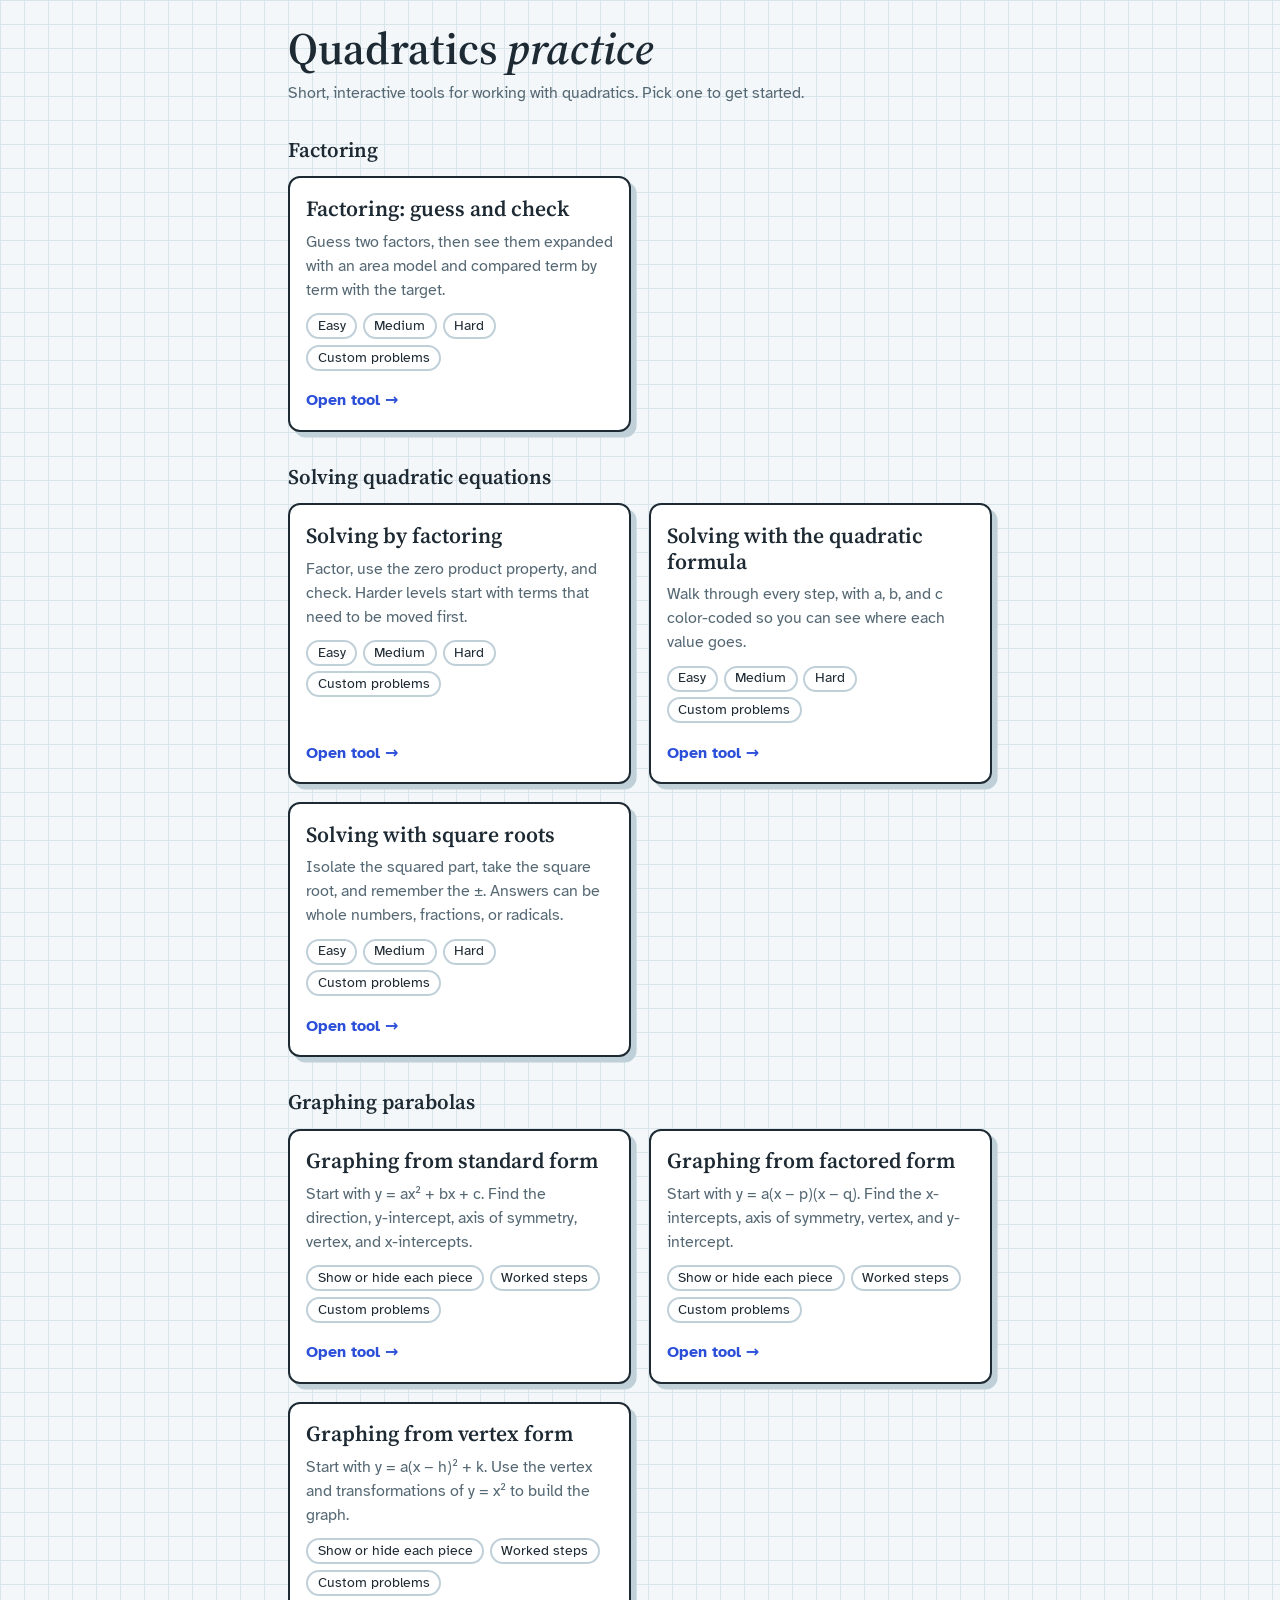
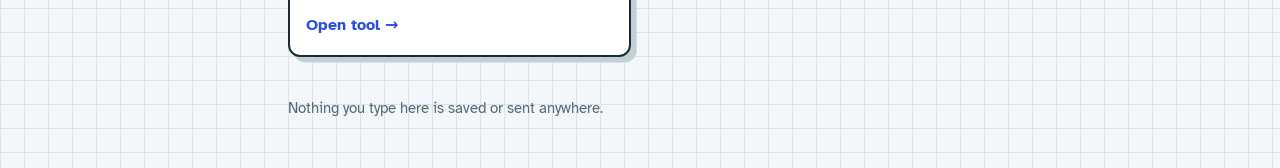
<file: index.html>
<!DOCTYPE html>
<html lang="en">
<head>
<meta charset="utf-8">
<meta name="viewport" content="width=device-width, initial-scale=1, viewport-fit=cover">
<title>Quadratics practice tools</title>
<link rel="preconnect" href="https://fonts.googleapis.com">
<link rel="preconnect" href="https://fonts.gstatic.com" crossorigin>
<link href="https://fonts.googleapis.com/css2?family=Atkinson+Hyperlegible:wght@400;700&family=Source+Serif+4:ital,opsz,wght@0,8..60,400;0,8..60,600;1,8..60,400&display=swap" rel="stylesheet">
<style>
:root{
  --paper:#F3F7F9; --grid:#D9E5EB; --card:#FFFFFF; --ink:#1E2A33; --muted:#556873;
  --line:#BFD0D9; --accent:#2B4FD8; --on-accent:#FFFFFF;
  --sans:"Atkinson Hyperlegible", system-ui, -apple-system, "Segoe UI", sans-serif;
  --serif:"Source Serif 4", "Iowan Old Style", Georgia, serif;
  box-sizing:border-box;
  padding-top:env(safe-area-inset-top,0px);
  padding-bottom:env(safe-area-inset-bottom,0px);
  color-scheme:light;
}
@media (prefers-color-scheme: dark){
  :root:not([data-theme="light"]){
    --paper:#121A20; --grid:#1D2A33; --card:#19232A; --ink:#E7EFF3; --muted:#9DAEB9;
    --line:#33444F; --accent:#8FA8FF; --on-accent:#0E1630; color-scheme:dark;
  }
}
:root[data-theme="dark"]{
  --paper:#121A20; --grid:#1D2A33; --card:#19232A; --ink:#E7EFF3; --muted:#9DAEB9;
  --line:#33444F; --accent:#8FA8FF; --on-accent:#0E1630; color-scheme:dark;
}
html{scroll-padding-top:env(safe-area-inset-top,0px);}
*,*::before,*::after{box-sizing:inherit;}
body{
  margin:0; min-height:100vh; background-color:var(--paper);
  background-image:linear-gradient(var(--grid) 1px, transparent 1px), linear-gradient(90deg, var(--grid) 1px, transparent 1px);
  background-size:1.5rem 1.5rem; color:var(--ink); font-family:var(--sans); font-size:1rem; line-height:1.5;
}
.wrap{max-width:46rem; margin:0 auto; padding:1.5rem 1rem 3rem;}
h1{font-family:var(--serif); font-weight:600; font-size:clamp(1.9rem,7vw,2.8rem); line-height:1.1; margin:0 0 .5rem;}
h1 i{font-style:italic;}
.lede{margin:0 0 1.5rem; color:var(--muted); max-width:34rem;}
.grid{display:grid; grid-template-columns:repeat(auto-fill,minmax(15rem,1fr)); gap:1.1rem;}
.card{
  display:flex; flex-direction:column; gap:.5rem; text-decoration:none; color:var(--ink);
  background:var(--card); border:2px solid var(--ink); border-radius:.75rem; padding:1.1rem 1rem;
  box-shadow:.35rem .35rem 0 var(--line);
}
.card:hover{box-shadow:.35rem .35rem 0 var(--accent);}
.card:focus-visible{outline:3px solid var(--accent); outline-offset:4px;}
.card h3{font-family:var(--serif); font-weight:600; font-size:1.35rem; line-height:1.2; margin:0;}
.card p{margin:0; color:var(--muted);}
.tags{display:flex; flex-wrap:wrap; gap:.35rem; margin:.2rem 0;}
.tags span{font-size:.85rem; border:2px solid var(--line); border-radius:2rem; padding:.05rem .6rem;}
.go{margin-top:auto; padding-top:.4rem; font-weight:700; color:var(--accent);}
h2.group{font-family:var(--serif); font-weight:600; font-size:1.3rem; margin:1.8rem 0 .7rem;}
footer{margin-top:2.5rem; color:var(--muted); font-size:.95rem;}
</style>
</head>
<body>
<main class="wrap">
  <h1>Quadratics <i>practice</i></h1>
  <p class="lede">Short, interactive tools for working with quadratics. Pick one to get started.</p>

  <h2 class="group">Factoring</h2>
  <div class="grid">
    <a class="card" href="factoring/">
      <h3>Factoring: guess and check</h3>
      <p>Guess two factors, then see them expanded with an area model and compared term by term with the target.</p>
      <div class="tags"><span>Easy</span><span>Medium</span><span>Hard</span><span>Custom problems</span></div>
      <span class="go">Open tool →</span>
    </a>
  </div>

  <h2 class="group">Solving quadratic equations</h2>
  <div class="grid">
    <a class="card" href="solving-factoring/">
      <h3>Solving by factoring</h3>
      <p>Factor, use the zero product property, and check. Harder levels start with terms that need to be moved first.</p>
      <div class="tags"><span>Easy</span><span>Medium</span><span>Hard</span><span>Custom problems</span></div>
      <span class="go">Open tool →</span>
    </a>
    <a class="card" href="solving-quadratic-formula/">
      <h3>Solving with the quadratic formula</h3>
      <p>Walk through every step, with a, b, and c color-coded so you can see where each value goes.</p>
      <div class="tags"><span>Easy</span><span>Medium</span><span>Hard</span><span>Custom problems</span></div>
      <span class="go">Open tool →</span>
    </a>
    <a class="card" href="solving-square-roots/">
      <h3>Solving with square roots</h3>
      <p>Isolate the squared part, take the square root, and remember the ±. Answers can be whole numbers, fractions, or radicals.</p>
      <div class="tags"><span>Easy</span><span>Medium</span><span>Hard</span><span>Custom problems</span></div>
      <span class="go">Open tool →</span>
    </a>
  </div>

  <h2 class="group">Graphing parabolas</h2>
  <div class="grid">
    <a class="card" href="graphing-standard/">
      <h3>Graphing from standard form</h3>
      <p>Start with y = ax² + bx + c. Find the direction, y-intercept, axis of symmetry, vertex, and x-intercepts.</p>
      <div class="tags"><span>Show or hide each piece</span><span>Worked steps</span><span>Custom problems</span></div>
      <span class="go">Open tool →</span>
    </a>
    <a class="card" href="graphing-factored/">
      <h3>Graphing from factored form</h3>
      <p>Start with y = a(x − p)(x − q). Find the x-intercepts, axis of symmetry, vertex, and y-intercept.</p>
      <div class="tags"><span>Show or hide each piece</span><span>Worked steps</span><span>Custom problems</span></div>
      <span class="go">Open tool →</span>
    </a>
    <a class="card" href="graphing-vertex/">
      <h3>Graphing from vertex form</h3>
      <p>Start with y = a(x − h)² + k. Use the vertex and transformations of y = x² to build the graph.</p>
      <div class="tags"><span>Show or hide each piece</span><span>Worked steps</span><span>Custom problems</span></div>
      <span class="go">Open tool →</span>
    </a>

    <!-- To add a tool: copy one of the <a class="card"> blocks above, change the href
         to the new tool's folder (for example "completing-the-square/"), and edit the text. -->
  </div>

  <footer>Nothing you type here is saved or sent anywhere.</footer>
</main>
</body>
</html>
</file>
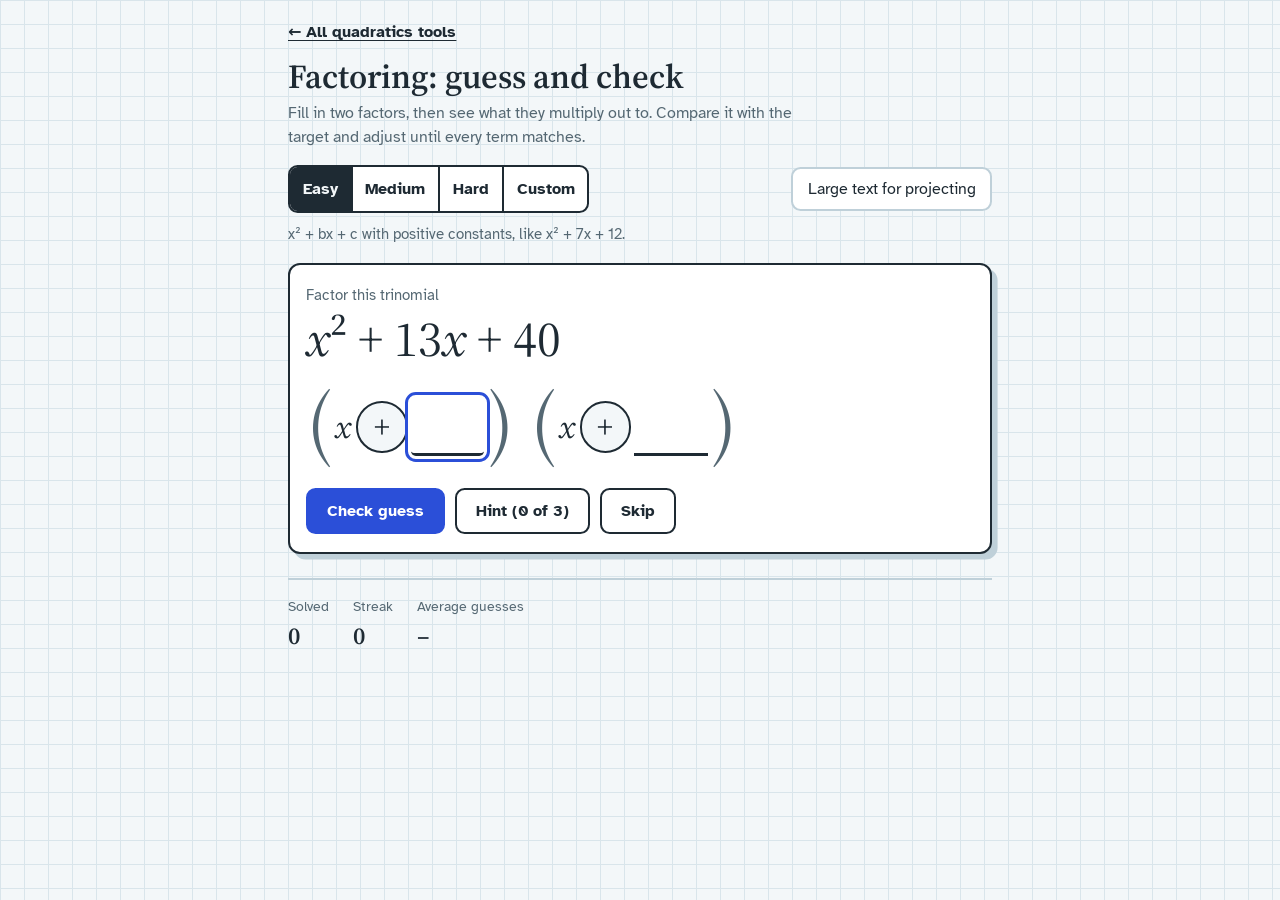
<file: factoring/index.html>
<!DOCTYPE html>
<html lang="en">
<head>
<meta charset="utf-8">
<meta name="viewport" content="width=device-width, initial-scale=1, viewport-fit=cover">
<title>Factoring: guess and check</title>
<link rel="preconnect" href="https://fonts.googleapis.com">
<link rel="preconnect" href="https://fonts.gstatic.com" crossorigin>
<link href="https://fonts.googleapis.com/css2?family=Atkinson+Hyperlegible:wght@400;700&family=Source+Serif+4:ital,opsz,wght@0,8..60,400;0,8..60,600;1,8..60,400;1,8..60,600&display=swap" rel="stylesheet">
<style>
:root{
  --paper:#F3F7F9; --grid:#D9E5EB; --card:#FFFFFF; --ink:#1E2A33; --muted:#556873;
  --line:#BFD0D9; --accent:#2B4FD8; --on-accent:#FFFFFF;
  --ok:#17703F; --ok-bg:#DCF1E4; --bad:#A63A25; --bad-bg:#FBE5DF;
  --sans:"Atkinson Hyperlegible", system-ui, -apple-system, "Segoe UI", sans-serif;
  --serif:"Source Serif 4", "Iowan Old Style", Georgia, serif;
  box-sizing:border-box;
  padding-top:env(safe-area-inset-top,0px);
  padding-bottom:env(safe-area-inset-bottom,0px);
  color-scheme:light;
}
@media (prefers-color-scheme: dark){
  :root:not([data-theme="light"]){
    --paper:#121A20; --grid:#1D2A33; --card:#19232A; --ink:#E7EFF3; --muted:#9DAEB9;
    --line:#33444F; --accent:#8FA8FF; --on-accent:#0E1630;
    --ok:#74D79F; --ok-bg:#16382A; --bad:#FF9E88; --bad-bg:#40221C;
    color-scheme:dark;
  }
}
:root[data-theme="dark"]{
  --paper:#121A20; --grid:#1D2A33; --card:#19232A; --ink:#E7EFF3; --muted:#9DAEB9;
  --line:#33444F; --accent:#8FA8FF; --on-accent:#0E1630;
  --ok:#74D79F; --ok-bg:#16382A; --bad:#FF9E88; --bad-bg:#40221C;
  color-scheme:dark;
}
html{scroll-padding-top:env(safe-area-inset-top,0px);}
html.big{font-size:125%;}
*,*::before,*::after{box-sizing:inherit;}
body{
  margin:0; min-height:100vh;
  background-color:var(--paper);
  background-image:
    linear-gradient(var(--grid) 1px, transparent 1px),
    linear-gradient(90deg, var(--grid) 1px, transparent 1px);
  background-size:1.5rem 1.5rem;
  color:var(--ink); font-family:var(--sans); font-size:1rem; line-height:1.5;
}
.wrap{max-width:46rem; margin:0 auto; padding:1.25rem 1rem 3rem;}
h1{font-family:var(--serif); font-weight:600; font-size:clamp(1.6rem,5.5vw,2.1rem); line-height:1.15; margin:0 0 .35rem;}
.lede{margin:0 0 1rem; color:var(--muted); max-width:34rem;}
.bar{display:flex; flex-wrap:wrap; gap:.6rem; align-items:center; justify-content:space-between;}
.levels{display:inline-flex; border:2px solid var(--ink); border-radius:.6rem; overflow:hidden; background:var(--card);}
.levels button{
  font:inherit; font-weight:700; background:transparent; color:var(--ink); border:0; padding:.55rem .8rem; min-height:2.75rem; cursor:pointer;
}
.levels button + button{border-left:2px solid var(--ink);}
.levels button[aria-pressed="true"]{background:var(--ink); color:var(--paper);}
.ghost{
  font:inherit; background:var(--card); color:var(--ink); border:2px solid var(--line); border-radius:.6rem;
  padding:.5rem .9rem; min-height:2.75rem; cursor:pointer;
}
.ghost[aria-pressed="true"]{border-color:var(--ink); font-weight:700;}
.note{margin:.6rem 0 0; color:var(--muted); font-size:.95rem;}

.sheet{
  margin-top:1.1rem; background:var(--card); border:2px solid var(--ink); border-radius:.75rem;
  padding:1.2rem 1rem 1.1rem; box-shadow:.35rem .35rem 0 var(--line);
}
.label{margin:0; color:var(--muted); font-size:.95rem;}
.problem{
  font-family:var(--serif); font-size:clamp(2rem,9vw,3.1rem); line-height:1.2; margin:.2rem 0 1rem; overflow-wrap:anywhere;
}
.problem i, .poly i, .fac i{font-style:italic;}
.answer{display:flex; flex-wrap:wrap; gap:.5rem 1rem; align-items:center; font-family:var(--serif); font-size:clamp(1.5rem,6.5vw,2rem);}
.fac{display:inline-flex; align-items:center; gap:.2rem; flex-wrap:nowrap;}
.paren{font-size:2.6em; font-weight:400; line-height:1; transform:translateY(-.06em); color:var(--muted);}
.fac .x{font-style:italic; padding-right:.1rem;}
input.num{
  font-family:var(--serif); font-size:1em; text-align:center; width:2.3em; height:1.8em;
  border:0; border-bottom:3px solid var(--ink); border-radius:0; background:transparent; color:var(--ink); padding:0;
}
input.num:focus-visible, button:focus-visible{outline:3px solid var(--accent); outline-offset:3px; border-radius:.3rem;}
button.sign, button.csign{
  font-family:var(--serif); font-size:.95em; width:1.7em; height:1.7em; border-radius:50%;
  border:2px solid var(--ink); background:var(--paper); color:var(--ink); cursor:pointer; padding:0; line-height:1;
}
.actions{display:flex; flex-wrap:wrap; gap:.6rem; margin-top:1.2rem;}
.btn{
  font:inherit; font-weight:700; border-radius:.6rem; min-height:2.9rem; padding:.55rem 1.2rem; cursor:pointer;
  border:2px solid var(--ink); background:var(--card); color:var(--ink);
}
.btn.primary{background:var(--accent); color:var(--on-accent); border-color:var(--accent);}
.btn[disabled]{opacity:.45; cursor:not-allowed;}

.back{display:inline-block; margin:0 0 .8rem; color:var(--ink); font-weight:700; text-underline-offset:.2em;}
.back:focus-visible{outline:3px solid var(--accent); outline-offset:3px; border-radius:.3rem;}
#feedback{margin-top:1rem;}
.steps{margin:.7rem 0 0; padding:.6rem .8rem; border-left:4px solid var(--accent); background:var(--paper); border-radius:0 .4rem .4rem 0;}
.steps p{margin:.25rem 0;}
.steps .sub{color:var(--muted); font-size:.95rem;}
.like{box-shadow:inset 0 -3px 0 var(--accent);}
.area{display:grid; grid-template-columns:repeat(3,minmax(3rem,5.5rem)); gap:.3rem; font-family:var(--serif); font-size:1.2rem; text-align:center; margin:.6rem 0; width:max-content; max-width:100%;}
.area .hd{align-self:center; color:var(--muted);}
.area .c{border:2px solid var(--ink); border-radius:.3rem; padding:.55rem .25rem; background:var(--card);}
.area .c.like{box-shadow:inset 0 0 0 3px var(--accent);}
.levels{max-width:100%; overflow-x:auto;}
.problem .sub{font-family:var(--sans); font-size:1.1rem; color:var(--muted);}
.custom{margin-top:1rem;}
.custom .sub{color:var(--muted); font-size:.95rem; margin:.2rem 0;}
.centry{display:flex; flex-wrap:wrap; align-items:center; gap:.3rem .4rem; font-family:var(--serif); font-size:clamp(1.4rem,6vw,1.9rem); margin:.6rem 0;}
.centry input.num{width:2.6em;}
input.num::placeholder{color:var(--muted); opacity:.7;}
.panel{background:var(--card); border:2px solid var(--line); border-radius:.75rem; padding:1rem;}
.panel.good{border-color:var(--ok); background:var(--ok-bg);}
.panel h2{font-size:1.05rem; margin:0 0 .5rem; font-family:var(--sans);}
.poly{font-family:var(--serif); font-size:1.25em;}
.msg{margin:.5rem 0 0;}
.table{display:grid; grid-template-columns:1.2fr 1fr 1fr 2.4rem; gap:.35rem .6rem; align-items:center; margin:.7rem 0 .3rem; max-width:26rem;}
.table .th{font-size:.9rem; color:var(--muted);}
.table .cell{font-family:var(--serif); font-size:1.15rem; padding:.2rem .5rem; border-radius:.4rem;}
.table .name{font-family:var(--sans); font-size:1rem; padding-left:0;}
.cell.ok{background:var(--ok-bg); color:var(--ok);}
.cell.bad{background:var(--bad-bg); color:var(--bad);}
.panel.good .cell.ok{background:var(--card);}
.mark{font-weight:700; font-size:1.2rem;}
.mark.ok{color:var(--ok);} .mark.bad{color:var(--bad);}
.sr{position:absolute; width:1px; height:1px; overflow:hidden; clip:rect(0 0 0 0); white-space:nowrap;}

#hints ul{margin:.5rem 0 0; padding-left:1.2rem;}
#hints li{margin:.35rem 0;}
#hints{margin-top:1rem;}
#log{margin-top:1rem;}
#log h2{font-size:1.05rem; margin:0 0 .4rem;}
#log ol{margin:0; padding-left:2rem;}
#log li{font-family:var(--serif); font-size:1.15rem; margin:.25rem 0; overflow-wrap:anywhere;}
#log li .mark{font-family:var(--sans); font-size:1rem; margin-left:.4rem;}
.stats{display:flex; flex-wrap:wrap; gap:.5rem 1.5rem; margin:1.5rem 0 0; padding-top:1rem; border-top:2px solid var(--line);}
.stats div{display:flex; flex-direction:column;}
.stats dt{font-size:.9rem; color:var(--muted);}
.stats dd{margin:0; font-family:var(--serif); font-size:1.5rem; font-weight:600;}
@media (max-width:26rem){
  .paren{font-size:2.2em;}
  .answer{gap:.4rem .6rem;}
}
@media (prefers-reduced-motion: reduce){*{transition:none !important; animation:none !important;}}
</style>
</head>
<body>
<main class="wrap">
  <a class="back" href="../">← All quadratics tools</a>
  <header>
    <h1>Factoring: guess and check</h1>
    <p class="lede">Fill in two factors, then see what they multiply out to. Compare it with the target and adjust until every term matches.</p>
    <div class="bar">
      <div class="levels" role="group" aria-label="Difficulty">
        <button type="button" data-level="easy" aria-pressed="true">Easy</button>
        <button type="button" data-level="medium" aria-pressed="false">Medium</button>
        <button type="button" data-level="hard" aria-pressed="false">Hard</button>
        <button type="button" data-level="custom" aria-pressed="false">Custom</button>
      </div>
      <button type="button" class="ghost" id="big" aria-pressed="false">Large text for projecting</button>
    </div>
    <p class="note" id="levelNote"></p>
  </header>

  <section class="panel custom" id="customPanel" hidden>
    <h2>Check a homework problem</h2>
    <p class="sub">Type the trinomial from your homework. Leave a box blank for 1, and type 0 for a missing <i>x</i> term, like in <i>x</i>² − 9.</p>
    <div class="centry">
      <button type="button" class="csign" id="csa" data-k="0" aria-label="Sign of the x squared term: plus. Tap to switch.">+</button>
      <input class="num cin" id="ca" inputmode="numeric" maxlength="3" placeholder="1" autocomplete="off" aria-label="Coefficient of x squared">
      <span><i>x</i>²</span>
      <button type="button" class="csign" id="csb" data-k="1" aria-label="Sign of the x term: plus. Tap to switch.">+</button>
      <input class="num cin" id="cb" inputmode="numeric" maxlength="3" placeholder="1" autocomplete="off" aria-label="Coefficient of x">
      <span><i>x</i></span>
      <button type="button" class="csign" id="csc" data-k="2" aria-label="Sign of the constant: plus. Tap to switch.">+</button>
      <input class="num cin" id="cc" inputmode="numeric" maxlength="3" placeholder="c" autocomplete="off" aria-label="Constant">
    </div>
    <div class="actions" style="margin-top:.4rem"><button type="button" class="btn primary" id="cgo">Use this problem</button></div>
    <div id="cmsg" aria-live="polite"></div>
  </section>

  <section class="sheet" aria-labelledby="probLabel">
    <p class="label" id="probLabel">Factor this trinomial</p>
    <p class="problem" id="problem"></p>
    <div class="answer" id="answerRow"></div>
    <div class="actions" id="actions"></div>
  </section>

  <section id="feedback" aria-live="polite"></section>
  <section id="hints"></section>
  <section id="log"></section>

  <dl class="stats" id="stats"></dl>
</main>

<script>
(function(){
  var NOTES = {
    easy: "x² + bx + c with positive constants, like x² + 7x + 12.",
    medium: "x² + bx + c where the constants can be negative, like x² − 2x − 15.",
    hard: "ax² + bx + c with a greater than 1, like 2x² + 7x + 3.",
    custom: "Type in a trinomial from your homework, then factor it and check your answer."
  };
  var state = {level:"easy", prob:null, guesses:[], hints:0, done:false, revealed:false, signs:[1,1], stats:{solved:0, streak:0, tries:0}, lastKey:""};

  function $(s){ return document.querySelector(s); }
  function rnd(a,b){ return Math.floor(Math.random()*(b-a+1))+a; }
  function gcd(a,b){ return b ? gcd(b, a % b) : Math.abs(a); }
  function nz(a,b){ var v=0; while(v===0) v=rnd(a,b); return v; }
  function num(n){ return (n<0 ? "−" : "") + Math.abs(n); }

  function genProblem(level){
    var p,q,r,s,key;
    do {
      if(level==="easy"){ p=1; r=1; q=rnd(1,9); s=rnd(1,9); }
      else if(level==="medium"){ p=1; r=1; q=nz(-9,9); s=nz(-9,9); }
      else {
        p=rnd(1,4); r=rnd(1,4); q=nz(-8,8); s=nz(-8,8);
        if(p*r<2 || gcd(p,Math.abs(q))!==1 || gcd(r,Math.abs(s))!==1){ key=""; continue; }
      }
      key=[Math.min(q,s),Math.max(q,s),p,r].join(",");
    } while(!key || key===state.lastKey);
    state.lastKey=key;
    return {p:p,q:q,r:r,s:s,a:p*r,b:p*s+q*r,c:q*s};
  }

  function poly(a,b,c){
    var out="";
    function add(v,sym){
      if(v===0) return;
      var abs=Math.abs(v);
      var body=(sym && abs===1) ? sym : (abs + sym);
      if(!out){ out=(v<0?"−":"")+body; }
      else { out += (v<0 ? " − " : " + ") + body; }
    }
    add(a,"<i>x</i>²"); add(b,"<i>x</i>"); add(c,"");
    return out || "0";
  }
  function fac(p,q){
    var co = p===1 ? "" : p;
    if(q===0) return "(" + co + "<i>x</i>)";
    return "(" + co + "<i>x</i> " + (q<0?"−":"+") + " " + Math.abs(q) + ")";
  }
  function pairs(n){
    var out=[]; for(var i=1;i*i<=n;i++){ if(n%i===0) out.push(i+" × "+(n/i)); } return out;
  }

  function hintList(){
    var t=state.prob, out=[];
    if(t.c>0){
      out.push("The constant " + num(t.c) + " is positive, so the two constants in your factors have the same sign. The middle term is " + (t.b>0 ? "positive, so both are +." : "negative, so both are −."));
    } else {
      var extra = t.a===1 ? (t.b===0 ? " With no <i>x</i> term, the two constants are opposites." : " The constant with the larger size takes the sign of the middle term.") : "";
      out.push("The constant " + num(t.c) + " is negative, so the two constants have opposite signs: one +, one −." + extra);
    }
    if(t.a===1){
      out.push("The constants multiply to " + num(t.c) + ". Factor pairs of " + Math.abs(t.c) + ": " + pairs(Math.abs(t.c)).join(", ") + ". Which pair gives the middle term?");
    } else {
      out.push("The <i>x</i> coefficients multiply to " + t.a + " (" + pairs(t.a).join(", ") + "). The constants multiply to " + num(t.c) + " (factor pairs of " + Math.abs(t.c) + ": " + pairs(Math.abs(t.c)).join(", ") + "). Order matters, so try swapping which constant goes with which factor.");
    }
    out.push("One of the factors is <span class=\"poly\">" + fac(t.p,t.q) + "</span>.");
    return out;
  }

  function renderProblem(){
    var t=state.prob;
    $("#problem").innerHTML = t ? poly(t.a,t.b,t.c) : "<span class=\"sub\">Enter a trinomial above to begin.</span>";
    $("#levelNote").textContent = NOTES[state.level];
    document.querySelectorAll(".levels button").forEach(function(b){
      b.setAttribute("aria-pressed", String(b.dataset.level===state.level));
    });
    var hard = !!t && t.a>1;
    var html="";
    for(var i=0;t && i<2;i++){
      html += "<span class=\"fac\"><span class=\"paren\" aria-hidden=\"true\">(</span>" +
        (hard ? "<input class=\"num coef\" id=\"c"+i+"\" data-i=\""+i+"\" inputmode=\"numeric\" maxlength=\"1\" autocomplete=\"off\" aria-label=\"Coefficient of x in factor "+(i+1)+"\">" : "") +
        "<span class=\"x\">x</span>" +
        "<button type=\"button\" class=\"sign\" id=\"sg"+i+"\" data-i=\""+i+"\" aria-label=\"Sign in factor "+(i+1)+": plus. Tap to switch.\">+</button>" +
        "<input class=\"num const\" id=\"k"+i+"\" data-i=\""+i+"\" inputmode=\"numeric\" maxlength=\"2\" autocomplete=\"off\" aria-label=\"Constant in factor "+(i+1)+"\">" +
        "<span class=\"paren\" aria-hidden=\"true\">)</span></span>";
    }
    $("#answerRow").innerHTML = html;
    state.signs=[1,1];
  }

  function renderActions(){
    if(!state.prob){ $("#actions").innerHTML=""; return; }
    var a="";
    if(state.done || state.revealed){
      a += "<button type=\"button\" class=\"btn primary\" id=\"next\">" + (state.level==="custom" ? "Enter another problem" : "Next problem") + "</button>";
    } else {
      a += "<button type=\"button\" class=\"btn primary\" id=\"check\">Check guess</button>";
      a += "<button type=\"button\" class=\"btn\" id=\"hint\"" + (state.hints>=3 ? " disabled" : "") + ">Hint (" + state.hints + " of 3)</button>";
      if(state.hints>=3 || state.guesses.length>=6){
        a += "<button type=\"button\" class=\"btn\" id=\"reveal\">Show answer</button>";
      }
      if(state.level!=="custom") a += "<button type=\"button\" class=\"btn\" id=\"skip\">Skip</button>";
    }
    $("#actions").innerHTML = a;
  }

  function renderHints(){
    if(!state.hints || state.done || state.revealed){ $("#hints").innerHTML=""; return; }
    var list=hintList().slice(0,state.hints).map(function(h){ return "<li>"+h+"</li>"; }).join("");
    $("#hints").innerHTML = "<div class=\"panel\"><h2>Hints</h2><ul>"+list+"</ul></div>";
  }

  function renderLog(){
    var g=state.guesses;
    if(!g.length){ $("#log").innerHTML=""; return; }
    var shown=g.slice(-8).reverse();
    var items=shown.map(function(x){
      return "<li>" + fac(x.p,x.q) + fac(x.r,x.s) + " = " + poly(x.ga,x.gb,x.gc) +
        "<span class=\"mark " + (x.ok?"ok":"bad") + "\">" + (x.ok ? "✓<span class=\"sr\"> correct</span>" : "✗<span class=\"sr\"> not yet</span>") + "</span></li>";
    }).join("");
    $("#log").innerHTML = "<h2>Your guesses</h2><ol reversed start=\""+g.length+"\">"+items+"</ol>";
  }

  function renderStats(){
    var s=state.stats;
    var avg = s.solved ? (s.tries/s.solved).toFixed(1) : "–";
    $("#stats").innerHTML =
      "<div><dt>Solved</dt><dd>"+s.solved+"</dd></div>" +
      "<div><dt>Streak</dt><dd>"+s.streak+"</dd></div>" +
      "<div><dt>Average guesses</dt><dd>"+avg+"</dd></div>";
  }

  var csigns=[1,1,1];
  var CLABELS=['Sign of the x squared term','Sign of the x term','Sign of the constant'];
  function cmsg(html){ $('#cmsg').innerHTML = html ? '<div class="msg">'+html+'</div>' : ''; }
  function setCustomFields(a,b,c){
    var ids=['#csa','#csb','#csc'], vals=[a,b,c];
    vals.forEach(function(v,k){
      csigns[k] = v<0 ? -1 : 1;
      var btn=$(ids[k]);
      btn.textContent = v<0 ? '−' : '+';
      btn.setAttribute('aria-label', CLABELS[k]+': '+(v<0?'minus':'plus')+'. Tap to switch.');
    });
    $('#ca').value = Math.abs(a)===1 ? '' : String(Math.abs(a));
    $('#cb').value = Math.abs(b)===1 ? '' : String(Math.abs(b));
    $('#cc').value = String(Math.abs(c));
  }
  function clearCustom(){ setCustomFields(1,1,0); $('#cc').value=''; }
  function findFactors(a,b,c){
    var ac=Math.abs(c);
    for(var p=1;p<=a;p++){
      if(a%p) continue;
      var r=a/p;
      for(var d=1;d<=ac;d++){
        if(ac%d) continue;
        for(var sg=-1;sg<=1;sg+=2){
          var q=sg*d, s=c/q;
          if(p*s+q*r===b) return {p:p,q:q,r:r,s:s};
        }
      }
    }
    return null;
  }
  function startCustom(a,b,c){
    var P=poly(a,b,c);
    if(a===0){ cmsg('The <i>x</i>² coefficient can’t be 0, since that wouldn’t be a quadratic.'); return; }
    if(c===0){ cmsg('There’s no constant term, so factor out an <i>x</i> first: <span class="poly">'+P+' = <i>x</i>'+fac(a,b)+'</span>. Nothing is left to guess and check.'); return; }
    var g=gcd(gcd(Math.abs(a),Math.abs(b)),Math.abs(c));
    if(a<0) g=-g;
    if(g!==1){
      var ra=a/g, rb=b/g, rc=c/g;
      var gd = g===-1 ? '−' : num(g);
      cmsg('Factor out the greatest common factor first: <span class="poly">'+P+' = '+gd+'('+poly(ra,rb,rc)+')</span>. Then factor what’s inside the parentheses.<div class="actions"><button type="button" class="btn primary" id="cuse" data-a="'+ra+'" data-b="'+rb+'" data-c="'+rc+'">Practice with '+poly(ra,rb,rc)+'</button></div>');
      return;
    }
    var f=findFactors(a,b,c);
    if(!f){ cmsg('That one doesn’t factor into whole-number factors. Double-check the numbers you typed, since a typo is the most common cause.'); return; }
    cmsg('');
    state.prob={p:f.p,q:f.q,r:f.r,s:f.s,a:a,b:b,c:c};
    state.guesses=[]; state.hints=0; state.done=false; state.revealed=false;
    $('#feedback').innerHTML='';
    setCustomFields(a,b,c);
    renderProblem(); renderActions(); renderHints(); renderLog(); renderStats();
    var first=$('.answer input'); if(first) first.focus({preventScroll:true});
  }
  function useCustom(){
    var A=$('#ca').value.trim(), B=$('#cb').value.trim(), C=$('#cc').value.trim();
    if(C===''){ cmsg('Enter the constant. Type 0 if there isn’t one.'); return; }
    var a=csigns[0]*(A==='' ? 1 : parseInt(A,10));
    var b=csigns[1]*(B==='' ? 1 : parseInt(B,10));
    var c=csigns[2]*parseInt(C,10);
    startCustom(a,b,c);
  }

  function seq(items){
    var out="";
    items.forEach(function(it,i){
      var v=it[0], sym=it[1], abs=Math.abs(v);
      var body = v===0 ? "0" : ((sym && abs===1) ? sym : (abs + sym));
      if(it[2]) body = "<span class=\"like\">" + body + "</span>";
      if(!i){ out = (v<0 ? "−" : "") + body; }
      else { out += (v<0 ? " − " : " + ") + body; }
    });
    return out;
  }
  function areaHtml(p,q,r,s){
    var X='<i>x</i>';
    function t(v,sym){ var abs=Math.abs(v); var body = v===0 ? '0' : ((sym && abs===1) ? sym : abs + sym); return (v<0 ? '−' : '') + body; }
    function c(txt,cls){ return '<span class="'+cls+'">'+txt+'</span>'; }
    return '<div class="area" role="group" aria-label="Area model">' +
      c('','hd') + c(t(p,X),'hd') + c(t(q,''),'hd') +
      c(t(r,X),'hd') + c(t(p*r,X+'²'),'c') + c(t(q*r,X),'c like') +
      c(t(s,''),'hd') + c(t(p*s,X),'c like') + c(t(q*s,''),'c') +
      '</div>';
  }
  function stepsHtml(p,q,r,s){
    var before = seq([[p*r,"<i>x</i>²"],[p*s,"<i>x</i>",true],[q*r,"<i>x</i>",true],[q*s,""]]);
    return "<div class=\"steps\">" + areaHtml(p,q,r,s) + "<p class=\"sub\">Add the four boxes, then combine the two <i>x</i> terms (outlined).</p>" +
      "<p><strong>Before combining:</strong> <span class=\"poly\">" + before + "</span></p>" +
      "<p><strong>After combining like terms:</strong> <span class=\"poly\">" + poly(p*r, p*s+q*r, q*s) + "</span></p></div>";
  }

  function feedbackFor(g){
    var t=state.prob;
    var rows=[["<i>x</i>² term",t.a,g.ga],["<i>x</i> term",t.b,g.gb],["Constant",t.c,g.gc]];
    var matches=rows.filter(function(r){ return r[1]===r[2]; }).length;
    var steps=stepsHtml(g.p,g.q,g.r,g.s);
    var head = "Your guess " + "<span class=\"poly\">" + fac(g.p,g.q) + fac(g.r,g.s) + "</span> expands to <span class=\"poly\">" + poly(g.ga,g.gb,g.gc) + "</span>.";
    var table = "<div class=\"table\" role=\"table\" aria-label=\"Target compared with your guess\">" +
      "<span class=\"th\"></span><span class=\"th\">Target</span><span class=\"th\">Yours</span><span class=\"th\"></span>" +
      rows.map(function(r){
        var ok=r[1]===r[2];
        return "<span class=\"name\">"+r[0]+"</span><span class=\"cell "+(ok?"ok":"bad")+"\">"+num(r[1])+"</span><span class=\"cell "+(ok?"ok":"bad")+"\">"+num(r[2])+"</span><span class=\"mark "+(ok?"ok":"bad")+"\">"+(ok?"✓<span class=\"sr\"> matches</span>":"✗<span class=\"sr\"> does not match</span>")+"</span>";
      }).join("") + "</div>";
    if(g.ok){
      return "<div class=\"panel good\"><h2>Correct</h2><p class=\"msg\">" + head + " That matches the target exactly.</p>" + steps + table + "</div>";
    }
    var tip;
    if(g.ga!==t.a){ tip = "The <i>x</i> coefficients in your factors need to multiply to " + t.a + "."; }
    else if(g.gc!==t.c){ tip = "The constants in your factors need to multiply to " + num(t.c) + "."; }
    else if(t.a===1){ tip = "The constants are close, but they need to add to " + num(t.b) + ". Try a different pair or flip a sign."; }
    else { tip = "The ends match but the middle term doesn’t. Try swapping which constant goes with which factor, or flip a sign."; }
    return "<div class=\"panel\"><h2>" + matches + " of 3 terms match</h2><p class=\"msg\">" + head + "</p>" + steps + table + "<p class=\"msg\">" + tip + "</p></div>";
  }

  function showMsg(text){
    $("#feedback").innerHTML = "<div class=\"panel\"><p class=\"msg\" style=\"margin:0\">"+text+"</p></div>";
  }

  function readGuess(){
    var hard = !!state.prob && state.prob.a>1;
    function val(id){ var el=$(id); var v=el.value.trim(); return v==="" ? null : parseInt(v,10); }
    var p = hard ? val("#c0") : 1, r = hard ? val("#c1") : 1;
    var k0 = val("#k0"), k1 = val("#k1");
    if(p===null || r===null || k0===null || k1===null){ showMsg("Fill in every box first."); return null; }
    if(p<1 || r<1){ showMsg("Each <i>x</i> needs a coefficient of at least 1."); return null; }
    return {p:p, q:state.signs[0]*k0, r:r, s:state.signs[1]*k1};
  }

  function check(){
    if(state.done || state.revealed) return;
    var g=readGuess(); if(!g) return;
    g.ga=g.p*g.r; g.gb=g.p*g.s+g.q*g.r; g.gc=g.q*g.s;
    var t=state.prob;
    g.ok = (g.ga===t.a && g.gb===t.b && g.gc===t.c);
    state.guesses.push(g);
    if(g.ok){
      state.done=true;
      state.stats.solved++; state.stats.streak++; state.stats.tries+=state.guesses.length;
    }
    $("#feedback").innerHTML = feedbackFor(g);
    renderActions(); renderHints(); renderLog(); renderStats();
    if(g.ok){ var n=$("#next"); if(n) n.focus(); }
  }

  function reveal(){
    var t=state.prob;
    state.revealed=true; state.stats.streak=0;
    $("#feedback").innerHTML = "<div class=\"panel\"><h2>One way to factor it</h2><p class=\"msg\"><span class=\"poly\">" + poly(t.a,t.b,t.c) + " = " + fac(t.p,t.q) + fac(t.r,t.s) + "</span></p>" + stepsHtml(t.p,t.q,t.r,t.s) + "<p class=\"msg\">Compare each step with your own work, then try the next one.</p></div>";
    renderActions(); renderHints(); renderStats();
    var n=$("#next"); if(n) n.focus();
  }

  function newProblem(){
    $("#customPanel").hidden = state.level!=="custom";
    if(state.level==="custom"){
      state.prob=null; state.guesses=[]; state.hints=0; state.done=false; state.revealed=false;
      $("#feedback").innerHTML=""; cmsg(""); clearCustom();
      renderProblem(); renderActions(); renderHints(); renderLog(); renderStats();
      var ca=$("#ca"); if(ca) ca.focus({preventScroll:true});
      return;
    }
    state.prob=genProblem(state.level);
    state.guesses=[]; state.hints=0; state.done=false; state.revealed=false;
    $("#feedback").innerHTML="";
    renderProblem(); renderActions(); renderHints(); renderLog(); renderStats();
    var first=$(".answer input"); if(first) first.focus({preventScroll:true});
  }

  document.addEventListener("click", function(e){
    var t=e.target;
    if(!(t instanceof Element)) return;
    var lv=t.closest(".levels button");
    if(lv){ state.level=lv.dataset.level; newProblem(); return; }
    if(t.closest("#big")){
      var on=document.documentElement.classList.toggle("big");
      $("#big").setAttribute("aria-pressed", String(on)); return;
    }
    var sg=t.closest("button.sign");
    if(sg){
      var i=+sg.dataset.i; state.signs[i]*=-1;
      var plus=state.signs[i]===1;
      sg.textContent = plus ? "+" : "−";
      sg.setAttribute("aria-label","Sign in factor "+(i+1)+": "+(plus?"plus":"minus")+". Tap to switch.");
      return;
    }
    var cs=t.closest("button.csign");
    if(cs){
      var k=+cs.dataset.k; csigns[k]*=-1; var pl=csigns[k]===1;
      cs.textContent = pl ? "+" : "−";
      cs.setAttribute("aria-label", CLABELS[k]+": "+(pl?"plus":"minus")+". Tap to switch.");
      return;
    }
    if(t.closest("#cgo")) return useCustom();
    var cu=t.closest("#cuse");
    if(cu) return startCustom(+cu.dataset.a, +cu.dataset.b, +cu.dataset.c);
    if(t.closest("#check")) return check();
    if(t.closest("#hint")){ if(state.hints<3){ state.hints++; renderHints(); renderActions(); var h=$("#hint"); if(h && !h.disabled) h.focus(); } return; }
    if(t.closest("#reveal")) return reveal();
    if(t.closest("#next") || t.closest("#skip")) return newProblem();
  });

  document.addEventListener("input", function(e){
    var el=e.target;
    if(el.classList && el.classList.contains("num")){ el.value=el.value.replace(/\D/g,""); }
  });
  document.addEventListener("focusin", function(e){
    var el=e.target;
    if(el.classList && el.classList.contains("num")){ try{ el.select(); }catch(err){} }
  });
  document.addEventListener("keydown", function(e){
    if(e.key==="Enter" && e.target.classList && e.target.classList.contains("num")){
      e.preventDefault();
      if(e.target.classList.contains("cin")){ useCustom(); return; }
      if(!state.prob) return;
      if(state.done || state.revealed) newProblem(); else check();
    }
  });

  newProblem();
})();
</script>
</body>
</html>
</file>
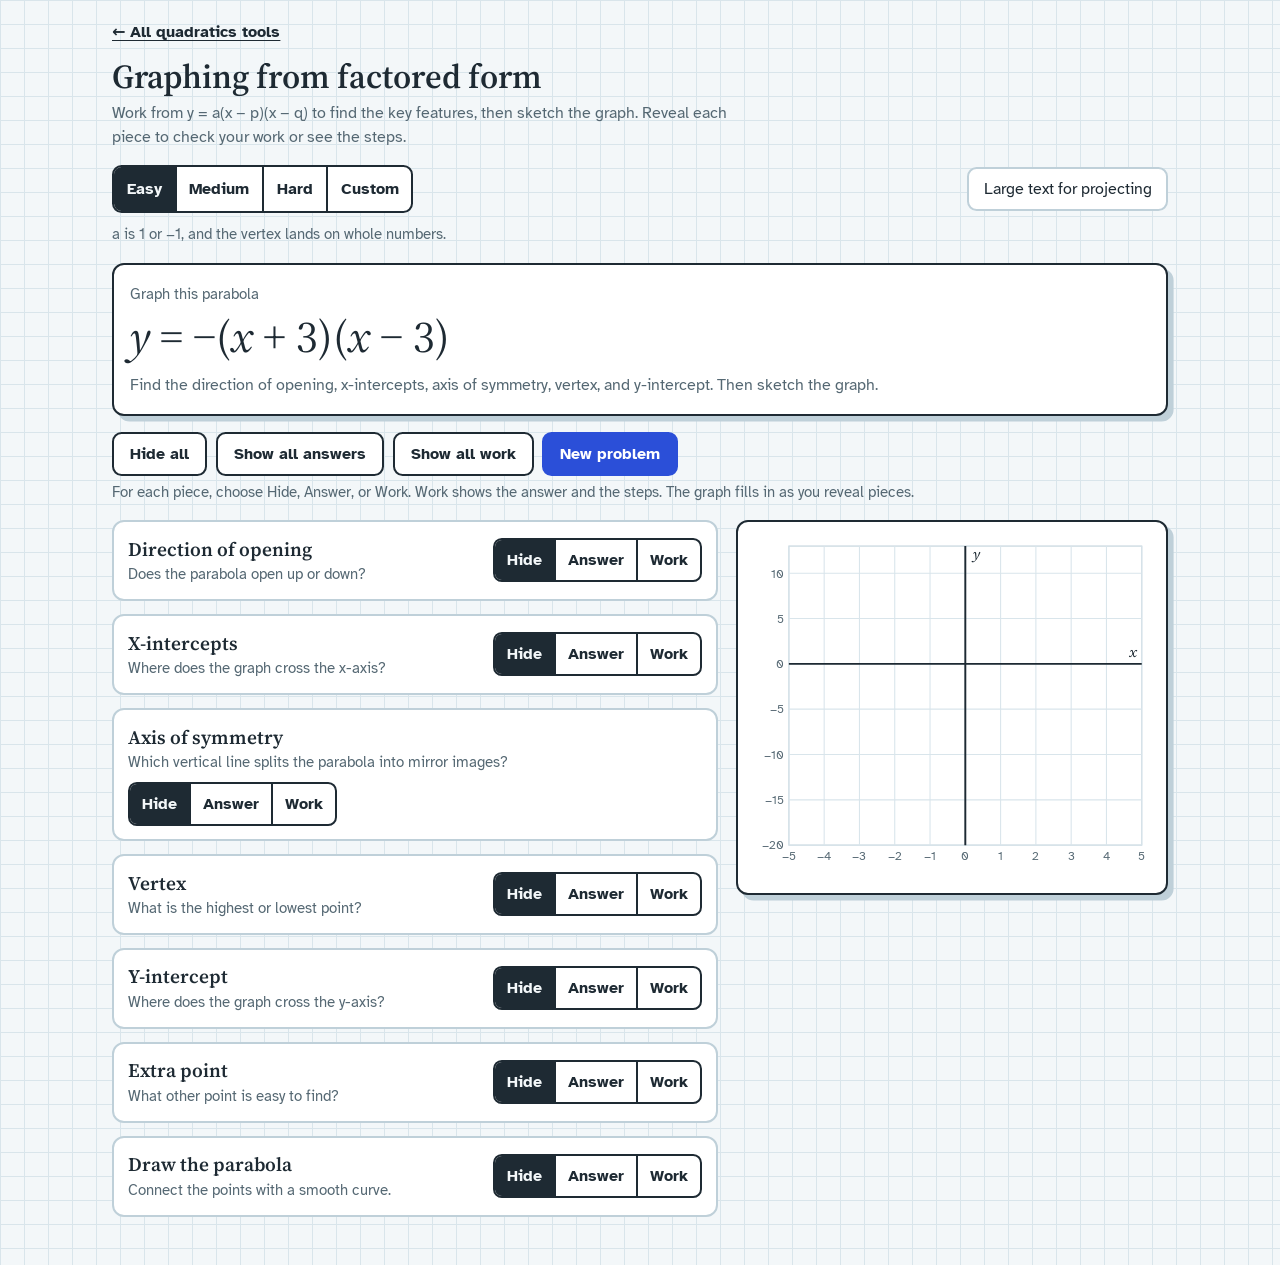
<file: graphing-factored/index.html>
<!DOCTYPE html>
<html lang="en">
<head>
<meta charset="utf-8">
<meta name="viewport" content="width=device-width, initial-scale=1, viewport-fit=cover">
<title>Graphing from factored form</title>
<link rel="preconnect" href="https://fonts.googleapis.com">
<link rel="preconnect" href="https://fonts.gstatic.com" crossorigin>
<link href="https://fonts.googleapis.com/css2?family=Atkinson+Hyperlegible:wght@400;700&family=Source+Serif+4:ital,opsz,wght@0,8..60,400;0,8..60,600;1,8..60,400;1,8..60,600&display=swap" rel="stylesheet">
<link rel="stylesheet" href="../shared/graphing.css">
</head>
<body>
<main class="wrap" id="app"><noscript>This tool needs JavaScript turned on.</noscript></main>
<script>window.TOOL="factored";</script>
<script src="../shared/graphing.js"></script>
</body>
</html>
</file>
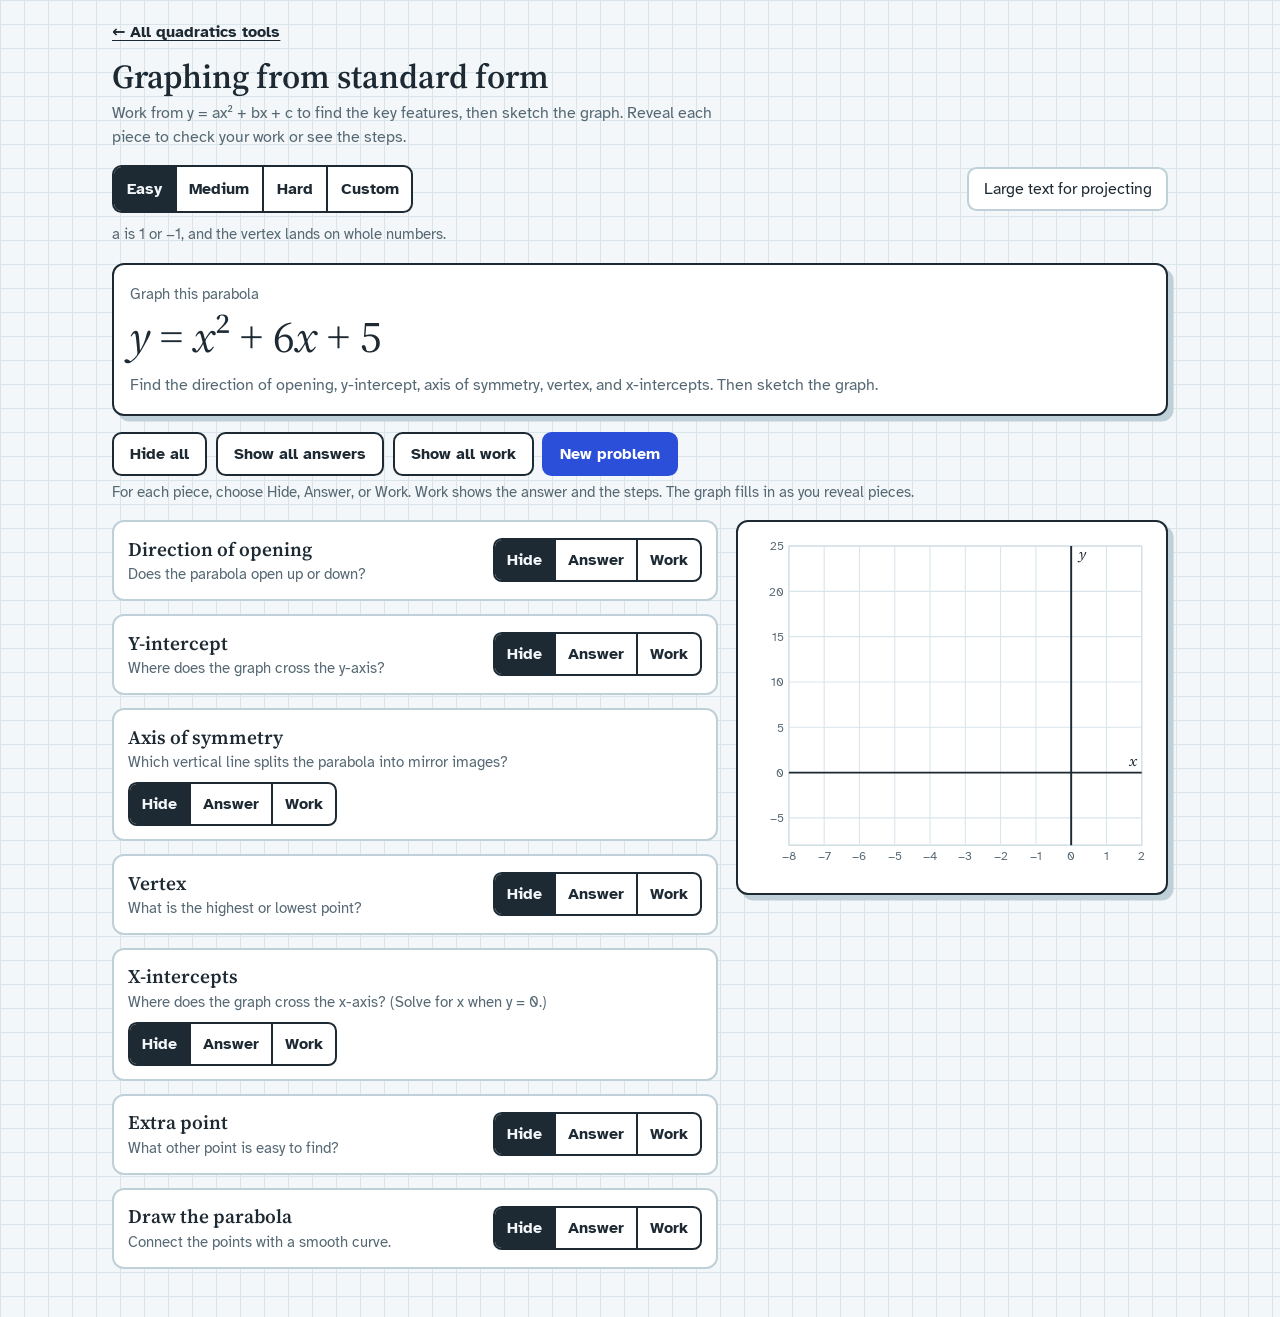
<file: graphing-standard/index.html>
<!DOCTYPE html>
<html lang="en">
<head>
<meta charset="utf-8">
<meta name="viewport" content="width=device-width, initial-scale=1, viewport-fit=cover">
<title>Graphing from standard form</title>
<link rel="preconnect" href="https://fonts.googleapis.com">
<link rel="preconnect" href="https://fonts.gstatic.com" crossorigin>
<link href="https://fonts.googleapis.com/css2?family=Atkinson+Hyperlegible:wght@400;700&family=Source+Serif+4:ital,opsz,wght@0,8..60,400;0,8..60,600;1,8..60,400;1,8..60,600&display=swap" rel="stylesheet">
<link rel="stylesheet" href="../shared/graphing.css">
</head>
<body>
<main class="wrap" id="app"><noscript>This tool needs JavaScript turned on.</noscript></main>
<script>window.TOOL="standard";</script>
<script src="../shared/graphing.js"></script>
</body>
</html>
</file>
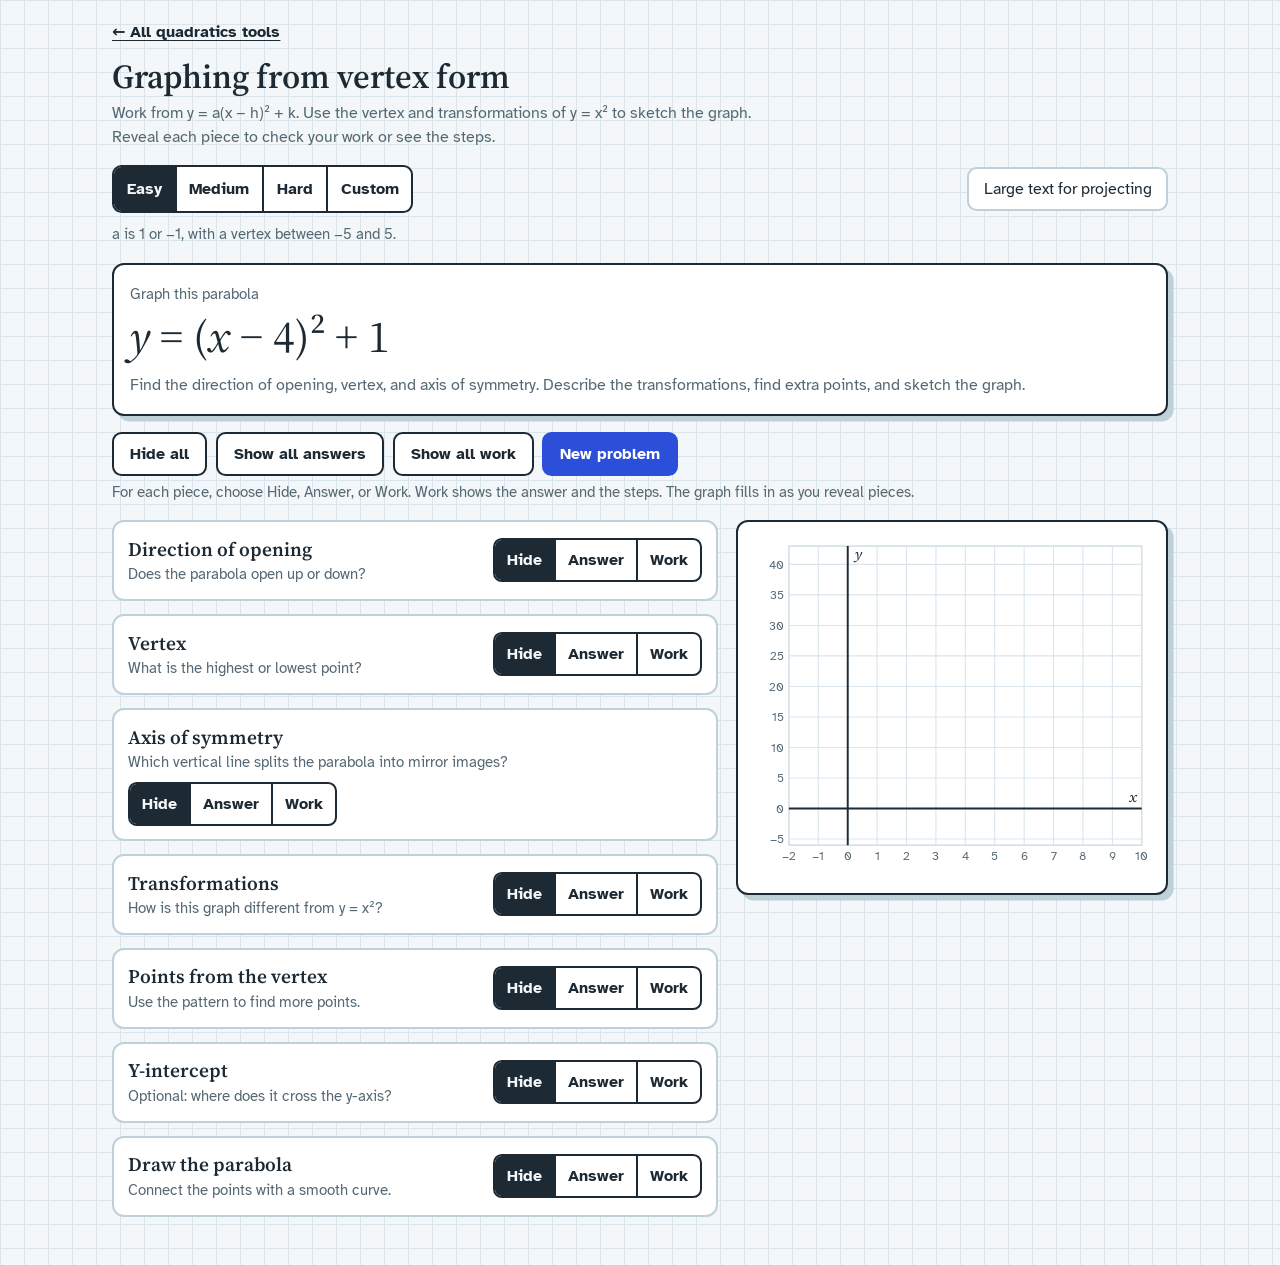
<file: graphing-vertex/index.html>
<!DOCTYPE html>
<html lang="en">
<head>
<meta charset="utf-8">
<meta name="viewport" content="width=device-width, initial-scale=1, viewport-fit=cover">
<title>Graphing from vertex form</title>
<link rel="preconnect" href="https://fonts.googleapis.com">
<link rel="preconnect" href="https://fonts.gstatic.com" crossorigin>
<link href="https://fonts.googleapis.com/css2?family=Atkinson+Hyperlegible:wght@400;700&family=Source+Serif+4:ital,opsz,wght@0,8..60,400;0,8..60,600;1,8..60,400;1,8..60,600&display=swap" rel="stylesheet">
<link rel="stylesheet" href="../shared/graphing.css">
</head>
<body>
<main class="wrap" id="app"><noscript>This tool needs JavaScript turned on.</noscript></main>
<script>window.TOOL="vertex";</script>
<script src="../shared/graphing.js"></script>
</body>
</html>
</file>
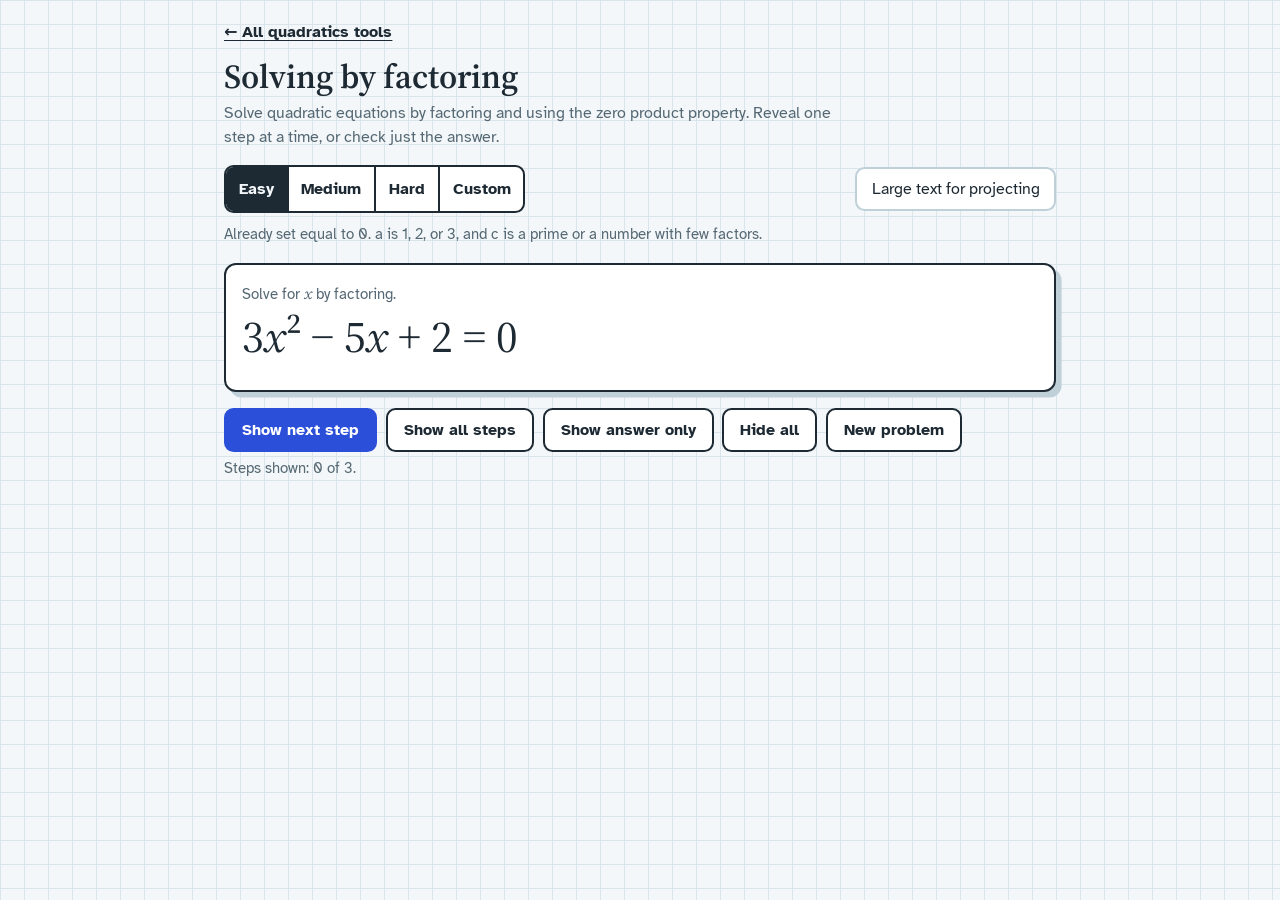
<file: solving-factoring/index.html>
<!DOCTYPE html>
<html lang="en">
<head>
<meta charset="utf-8">
<meta name="viewport" content="width=device-width, initial-scale=1, viewport-fit=cover">
<title>Solving by factoring</title>
<link rel="preconnect" href="https://fonts.googleapis.com">
<link rel="preconnect" href="https://fonts.gstatic.com" crossorigin>
<link href="https://fonts.googleapis.com/css2?family=Atkinson+Hyperlegible:wght@400;700&family=Source+Serif+4:ital,opsz,wght@0,8..60,400;0,8..60,600;1,8..60,400;1,8..60,600&display=swap" rel="stylesheet">
<link rel="stylesheet" href="../shared/solving.css">
</head>
<body>
<main class="wrap" id="app"><noscript>This tool needs JavaScript turned on.</noscript></main>
<script>window.TOOL="factoring";</script>
<script src="../shared/solving.js"></script>
</body>
</html>
</file>
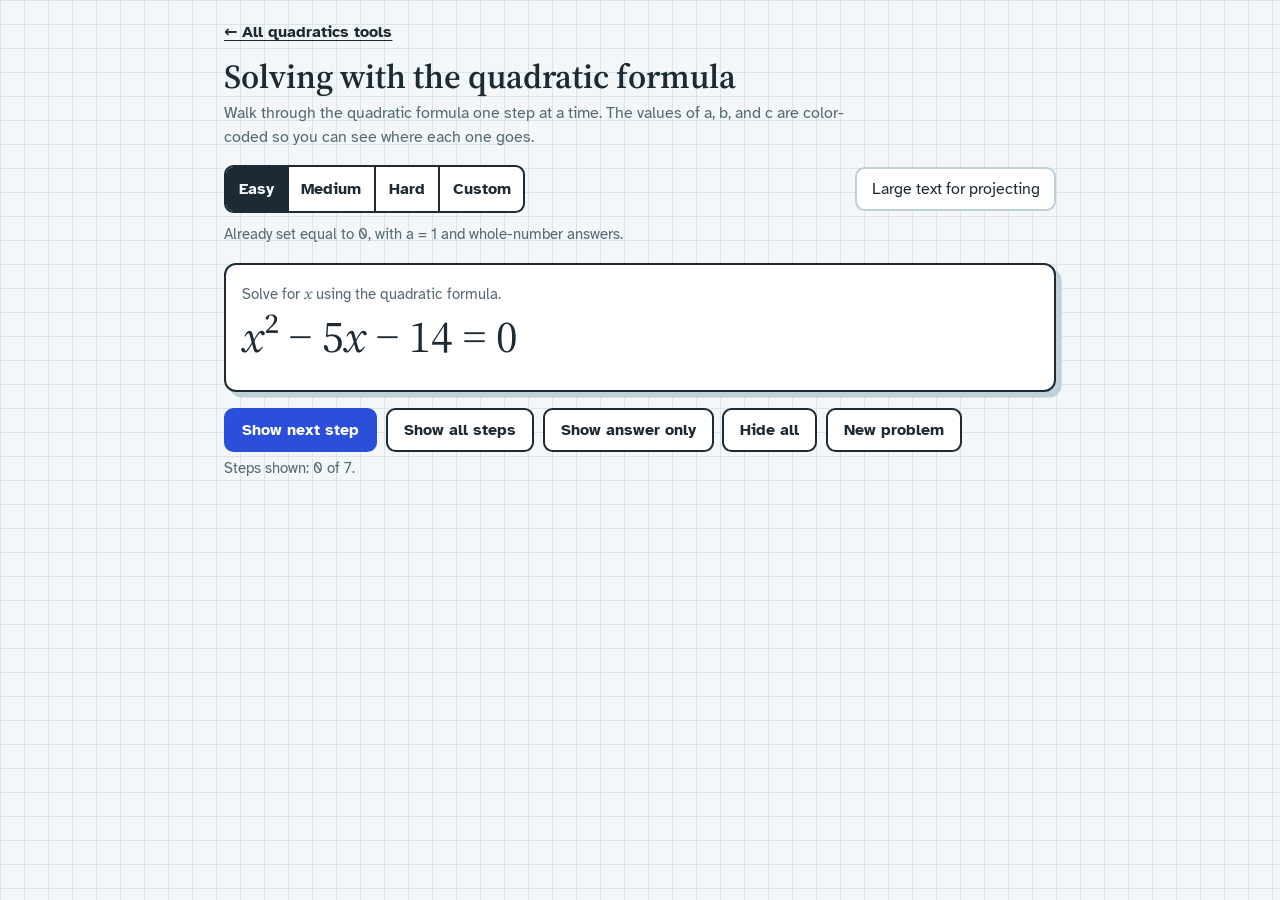
<file: solving-quadratic-formula/index.html>
<!DOCTYPE html>
<html lang="en">
<head>
<meta charset="utf-8">
<meta name="viewport" content="width=device-width, initial-scale=1, viewport-fit=cover">
<title>Solving with the quadratic formula</title>
<link rel="preconnect" href="https://fonts.googleapis.com">
<link rel="preconnect" href="https://fonts.gstatic.com" crossorigin>
<link href="https://fonts.googleapis.com/css2?family=Atkinson+Hyperlegible:wght@400;700&family=Source+Serif+4:ital,opsz,wght@0,8..60,400;0,8..60,600;1,8..60,400;1,8..60,600&display=swap" rel="stylesheet">
<link rel="stylesheet" href="../shared/solving.css">
</head>
<body>
<main class="wrap" id="app"><noscript>This tool needs JavaScript turned on.</noscript></main>
<script>window.TOOL="quadformula";</script>
<script src="../shared/solving.js"></script>
</body>
</html>
</file>
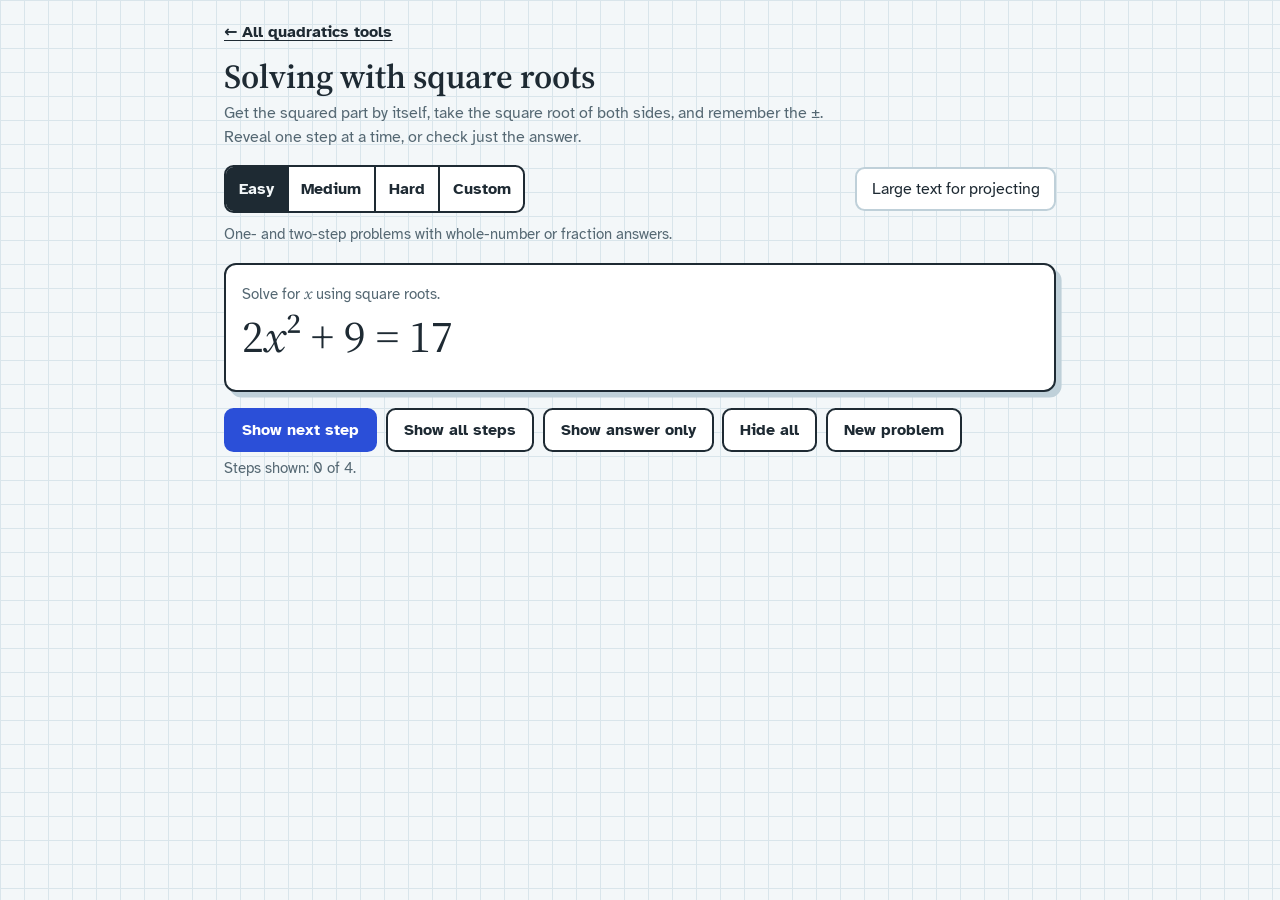
<file: solving-square-roots/index.html>
<!DOCTYPE html>
<html lang="en">
<head>
<meta charset="utf-8">
<meta name="viewport" content="width=device-width, initial-scale=1, viewport-fit=cover">
<title>Solving with square roots</title>
<link rel="preconnect" href="https://fonts.googleapis.com">
<link rel="preconnect" href="https://fonts.gstatic.com" crossorigin>
<link href="https://fonts.googleapis.com/css2?family=Atkinson+Hyperlegible:wght@400;700&family=Source+Serif+4:ital,opsz,wght@0,8..60,400;0,8..60,600;1,8..60,400;1,8..60,600&display=swap" rel="stylesheet">
<link rel="stylesheet" href="../shared/solving.css">
</head>
<body>
<main class="wrap" id="app"><noscript>This tool needs JavaScript turned on.</noscript></main>
<script>window.TOOL="sqrt";</script>
<script src="../shared/solving.js"></script>
</body>
</html>
</file>
<file: shared/graphing.css>
:root{
  --paper:#F3F7F9; --grid:#D9E5EB; --card:#FFFFFF; --ink:#1E2A33; --muted:#556873;
  --line:#BFD0D9; --accent:#2B4FD8; --on-accent:#FFFFFF;
  --c-vertex:#2B4FD8; --c-xint:#17703F; --c-yint:#B3541E; --c-extra:#7A3FB5;
  --ok:#17703F; --bad:#A63A25;
  --sans:"Atkinson Hyperlegible", system-ui, -apple-system, "Segoe UI", sans-serif;
  --serif:"Source Serif 4", "Iowan Old Style", Georgia, serif;
  box-sizing:border-box;
  padding-top:env(safe-area-inset-top,0px);
  padding-bottom:env(safe-area-inset-bottom,0px);
  color-scheme:light;
}
@media (prefers-color-scheme: dark){
  :root:not([data-theme="light"]){
    --paper:#121A20; --grid:#1D2A33; --card:#19232A; --ink:#E7EFF3; --muted:#9DAEB9;
    --line:#33444F; --accent:#8FA8FF; --on-accent:#0E1630;
    --c-vertex:#8FA8FF; --c-xint:#74D79F; --c-yint:#FFA66B; --c-extra:#C9A6FF;
    --ok:#74D79F; --bad:#FF9E88; color-scheme:dark;
  }
}
:root[data-theme="dark"]{
  --paper:#121A20; --grid:#1D2A33; --card:#19232A; --ink:#E7EFF3; --muted:#9DAEB9;
  --line:#33444F; --accent:#8FA8FF; --on-accent:#0E1630;
  --c-vertex:#8FA8FF; --c-xint:#74D79F; --c-yint:#FFA66B; --c-extra:#C9A6FF;
  --ok:#74D79F; --bad:#FF9E88; color-scheme:dark;
}
[hidden]{display:none !important;}
html{scroll-padding-top:env(safe-area-inset-top,0px);}
html.big{font-size:125%;}
*,*::before,*::after{box-sizing:inherit;}
body{
  margin:0; min-height:100vh; background-color:var(--paper);
  background-image:linear-gradient(var(--grid) 1px, transparent 1px), linear-gradient(90deg, var(--grid) 1px, transparent 1px);
  background-size:1.5rem 1.5rem; color:var(--ink); font-family:var(--sans); font-size:1rem; line-height:1.5;
}
.wrap{max-width:68rem; margin:0 auto; padding:1.25rem 1rem 3rem;}
.back{display:inline-block; margin:0 0 .8rem; color:var(--ink); font-weight:700; text-underline-offset:.2em;}
a:focus-visible, button:focus-visible, input:focus-visible{outline:3px solid var(--accent); outline-offset:3px; border-radius:.3rem;}
h1{font-family:var(--serif); font-weight:600; font-size:clamp(1.6rem,5.5vw,2.1rem); line-height:1.15; margin:0 0 .35rem;}
.lede{margin:0 0 1rem; color:var(--muted); max-width:40rem;}
i{font-family:var(--serif);}
.bar{display:flex; flex-wrap:wrap; gap:.6rem; align-items:center; justify-content:space-between;}
.levels{display:inline-flex; max-width:100%; overflow-x:auto; border:2px solid var(--ink); border-radius:.6rem; background:var(--card);}
.levels button{font:inherit; font-weight:700; background:transparent; color:var(--ink); border:0; padding:.55rem .8rem; min-height:2.75rem; cursor:pointer;}
.levels button + button{border-left:2px solid var(--ink);}
.levels button[aria-pressed="true"]{background:var(--ink); color:var(--paper);}
.ghost{font:inherit; background:var(--card); color:var(--ink); border:2px solid var(--line); border-radius:.6rem; padding:.5rem .9rem; min-height:2.75rem; cursor:pointer;}
.ghost[aria-pressed="true"]{border-color:var(--ink); font-weight:700;}
.note{margin:.6rem 0 0; color:var(--muted); font-size:.95rem;}

.sheet{margin-top:1.1rem; background:var(--card); border:2px solid var(--ink); border-radius:.75rem; padding:1.1rem 1rem; box-shadow:.35rem .35rem 0 var(--line);}
.label{margin:0; color:var(--muted); font-size:.95rem;}
.problem{font-family:var(--serif); font-size:clamp(1.7rem,7.5vw,2.8rem); line-height:1.25; margin:.2rem 0 .5rem; overflow-wrap:anywhere;}
.task{margin:0; color:var(--muted);}
.sub{color:var(--muted); font-size:.95rem; margin:.2rem 0;}

.btn{font:inherit; font-weight:700; border-radius:.6rem; min-height:2.75rem; padding:.5rem 1rem; cursor:pointer; border:2px solid var(--ink); background:var(--card); color:var(--ink);}
.btn.primary{background:var(--accent); color:var(--on-accent); border-color:var(--accent);}
.global{display:flex; flex-wrap:wrap; gap:.55rem; margin:1rem 0 .3rem;}
.howto{margin:.3rem 0 0; color:var(--muted); font-size:.95rem;}

.panel{background:var(--card); border:2px solid var(--line); border-radius:.75rem; padding:1rem;}
.panel h2{font-size:1.05rem; margin:0 0 .4rem;}
.custom{margin-top:1rem;}
.centry{display:flex; flex-wrap:wrap; align-items:center; gap:.3rem .35rem; font-family:var(--serif); font-size:clamp(1.3rem,5.4vw,1.8rem); margin:.6rem 0;}
.centry input{font-family:var(--serif); font-size:1em; text-align:center; width:2.6em; height:1.8em; border:0; border-bottom:3px solid var(--ink); border-radius:0; background:transparent; color:var(--ink); padding:0;}
.centry input::placeholder{color:var(--muted); opacity:.7;}
.centry .csign{font-family:var(--serif); font-size:.95em; width:1.7em; height:1.7em; border-radius:50%; border:2px solid var(--ink); background:var(--paper); color:var(--ink); cursor:pointer; padding:0; line-height:1;}
.centry .lead{margin-right:.2rem;}
.cmsg{margin:.5rem 0 0; color:var(--bad); font-weight:700;}

.layout{display:grid; gap:1.1rem; margin-top:1rem; grid-template-columns:minmax(0,1fr);}
.figure{margin:0; background:var(--card); border:2px solid var(--ink); border-radius:.75rem; padding:.6rem; box-shadow:.35rem .35rem 0 var(--line);}
.figure svg{display:block; width:100%; height:auto;}
.legend{display:flex; flex-wrap:wrap; gap:.3rem 1rem; list-style:none; margin:.4rem .2rem .1rem; padding:0; font-size:.9rem; color:var(--muted);}
.legend .k{font-weight:700; margin-right:.25rem;}
.k.vertex{color:var(--c-vertex);} .k.xint{color:var(--c-xint);} .k.yint{color:var(--c-yint);} .k.extra{color:var(--c-extra);}
@media (min-width:58rem){
  .layout{grid-template-columns:minmax(0,1fr) minmax(0,27rem); align-items:start;}
  .figure{position:sticky; top:1rem; order:2;}
  #pieces{order:1;}
}
#pieces{display:grid; gap:.8rem;}
.piece{background:var(--card); border:2px solid var(--line); border-radius:.75rem; padding:.8rem .9rem;}
.piece-top{display:flex; flex-wrap:wrap; gap:.5rem .8rem; align-items:center; justify-content:space-between;}
.piece h2{font-family:var(--serif); font-weight:600; font-size:1.2rem; margin:0;}
.prompt{margin:0; color:var(--muted); font-size:.95rem;}
.seg{display:inline-flex; border:2px solid var(--ink); border-radius:.55rem; overflow:hidden;}
.seg button{font:inherit; font-weight:700; background:transparent; color:var(--ink); border:0; padding:.4rem .75rem; min-height:2.5rem; cursor:pointer;}
.seg button + button{border-left:2px solid var(--ink);}
.seg button[aria-pressed="true"]{background:var(--ink); color:var(--paper);}
.reveal:empty{display:none;}
.ans{font-family:var(--serif); font-size:1.4rem; margin:.7rem 0 0; padding-left:.7rem; border-left:4px solid var(--accent); overflow-wrap:anywhere;}
.work{margin:.7rem 0 0; padding:.6rem .8rem; background:var(--paper); border-radius:.5rem; counter-reset:s;}
.work p{margin:.3rem 0;}
.wt{counter-increment:s;}
.wt::before{content:counter(s) ". "; font-weight:700; color:var(--muted);}
.wm{font-family:var(--serif); font-size:1.2rem; padding-left:1.4rem; overflow-wrap:anywhere;}
.sr{position:absolute; width:1px; height:1px; overflow:hidden; clip:rect(0 0 0 0); white-space:nowrap;}

/* graph */
.g-grid{stroke:var(--grid); stroke-width:1;}
.g-axis{stroke:var(--ink); stroke-width:1.8;}
.g-frame{fill:var(--card); stroke:var(--line); stroke-width:1;}
.g-tick{fill:var(--muted); font-size:11px; font-family:var(--sans);}
.g-axname{fill:var(--ink); font-size:13px; font-style:italic; font-family:var(--serif);}
.g-curve{fill:none; stroke:var(--ink); stroke-width:2.6; stroke-linejoin:round;}
.g-ghost{fill:none; stroke:var(--muted); stroke-width:2; stroke-dasharray:6 5; opacity:.8;}
.g-sym{stroke:var(--accent); stroke-width:2; stroke-dasharray:7 5;}
.g-lbl{font-family:var(--serif); font-size:13px; fill:var(--ink); paint-order:stroke; stroke:var(--card); stroke-width:4px; stroke-linejoin:round;}
.g-dir{font-family:var(--sans); font-size:13px; font-weight:700; fill:var(--ink); paint-order:stroke; stroke:var(--card); stroke-width:4px;}
.g-vertex{fill:var(--c-vertex); stroke:var(--card); stroke-width:1.5;}
.g-xint{fill:var(--c-xint); stroke:var(--card); stroke-width:1.5;}
.g-yint{fill:var(--c-yint); stroke:var(--card); stroke-width:1.5;}
.g-extra{fill:var(--card); stroke:var(--c-extra); stroke-width:2.5;}
@media (prefers-reduced-motion: reduce){*{transition:none !important; animation:none !important;}}
</file>
<file: shared/solving.css>
@import url("graphing.css");

:root{
  --va:#2B4FD8; --vb:#B3541E; --vc:#7A3FB5;
}
@media (prefers-color-scheme: dark){
  :root:not([data-theme="light"]){ --va:#8FA8FF; --vb:#FFA66B; --vc:#C9A6FF; }
}
:root[data-theme="dark"]{ --va:#8FA8FF; --vb:#FFA66B; --vc:#C9A6FF; }

.wrap{max-width:54rem;}
.controls{display:flex; flex-wrap:wrap; gap:.55rem; margin:1rem 0 .3rem;}
.progress{margin:.3rem 0 0; color:var(--muted); font-size:.95rem;}
.steps{margin-top:.6rem;}
.step{background:var(--card); border:2px solid var(--line); border-radius:.75rem; padding:.8rem .95rem; margin:.7rem 0;}
.step h2{font-family:var(--serif); font-weight:600; font-size:1.2rem; margin:0 0 .3rem;}
.step h2 .n{display:inline-block; min-width:1.8em; margin-right:.3rem; color:var(--muted);}
.st{margin:.4rem 0;}
.sm{font-family:var(--serif); font-size:1.3rem; margin:.3rem 0; padding-left:1rem; overflow-wrap:anywhere;}
.sm .sp{display:inline-block; width:1.2em;}
.answer-box{margin-top:.8rem; background:var(--card); border:2px solid var(--ink); border-left-width:8px; border-radius:.75rem; padding:.8rem 1rem; box-shadow:.35rem .35rem 0 var(--line);}
.answer-box h2{font-size:1rem; margin:0 0 .2rem; color:var(--muted); font-weight:700;}
.answer-box .final{font-family:var(--serif); font-size:clamp(1.4rem,5.5vw,1.9rem); margin:0; overflow-wrap:anywhere;}
.answer-box .final small{font-family:var(--sans); font-size:.95rem; color:var(--muted);}
.empty{color:var(--muted);}

/* color coordination for a, b, c */
.va{color:var(--va); font-weight:600; text-decoration:underline; text-decoration-thickness:2px; text-underline-offset:4px;}
.vb{color:var(--vb); font-weight:600; text-decoration:underline dashed; text-decoration-thickness:2px; text-underline-offset:4px;}
.vc{color:var(--vc); font-weight:600; text-decoration:underline double; text-decoration-thickness:2px; text-underline-offset:4px;}
.chips{display:flex; flex-wrap:wrap; gap:.5rem .9rem; padding-left:1rem; margin:.4rem 0;}
.chip{font-family:var(--serif); font-size:1.35rem; border:2px solid currentColor; border-radius:.6rem; padding:.1rem .7rem; text-decoration:none;}
.chip.va, .chip.vb, .chip.vc{text-decoration:none;}
.chip.vb{border-style:dashed;}
.chip.vc{border-style:double; border-width:4px;}
</file>
